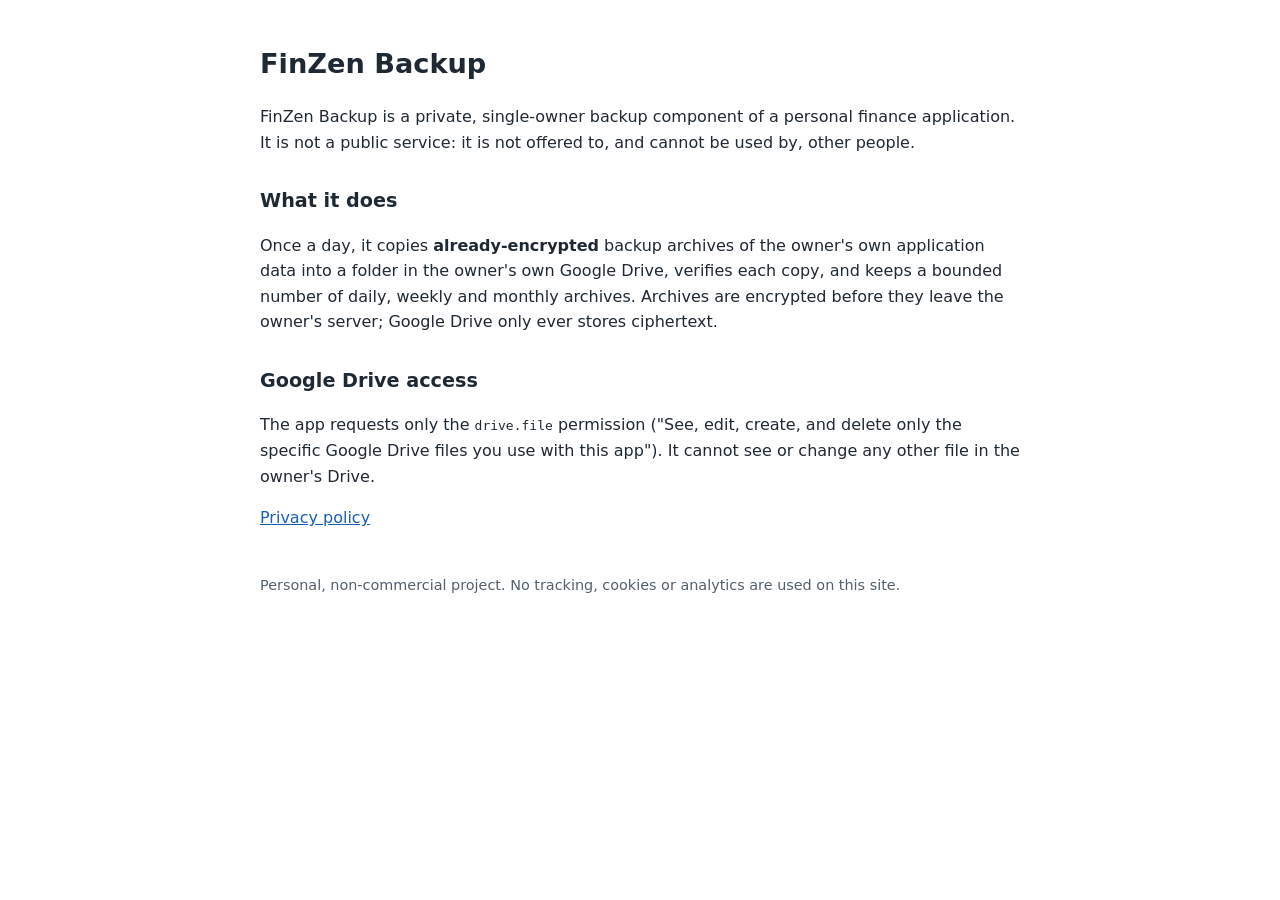
<file: index.html>
<!doctype html>
<html lang="en">
<head><meta charset="utf-8"><meta name="viewport" content="width=device-width, initial-scale=1">
<title>FinZen Backup</title><link rel="stylesheet" href="style.css"></head>
<body>
<h1>FinZen Backup</h1>
<p>FinZen Backup is a private, single-owner backup component of a personal finance application. It is not a public
service: it is not offered to, and cannot be used by, other people.</p>
<h2>What it does</h2>
<p>Once a day, it copies <strong>already-encrypted</strong> backup archives of the owner's own application data into a
folder in the owner's own Google Drive, verifies each copy, and keeps a bounded number of daily, weekly and monthly
archives. Archives are encrypted before they leave the owner's server; Google Drive only ever stores ciphertext.</p>
<h2>Google Drive access</h2>
<p>The app requests only the <code>drive.file</code> permission ("See, edit, create, and delete only the specific Google
Drive files you use with this app"). It cannot see or change any other file in the owner's Drive.</p>
<p><a href="privacy.html">Privacy policy</a></p>
<footer>Personal, non-commercial project. No tracking, cookies or analytics are used on this site.</footer>
</body></html>
</file>
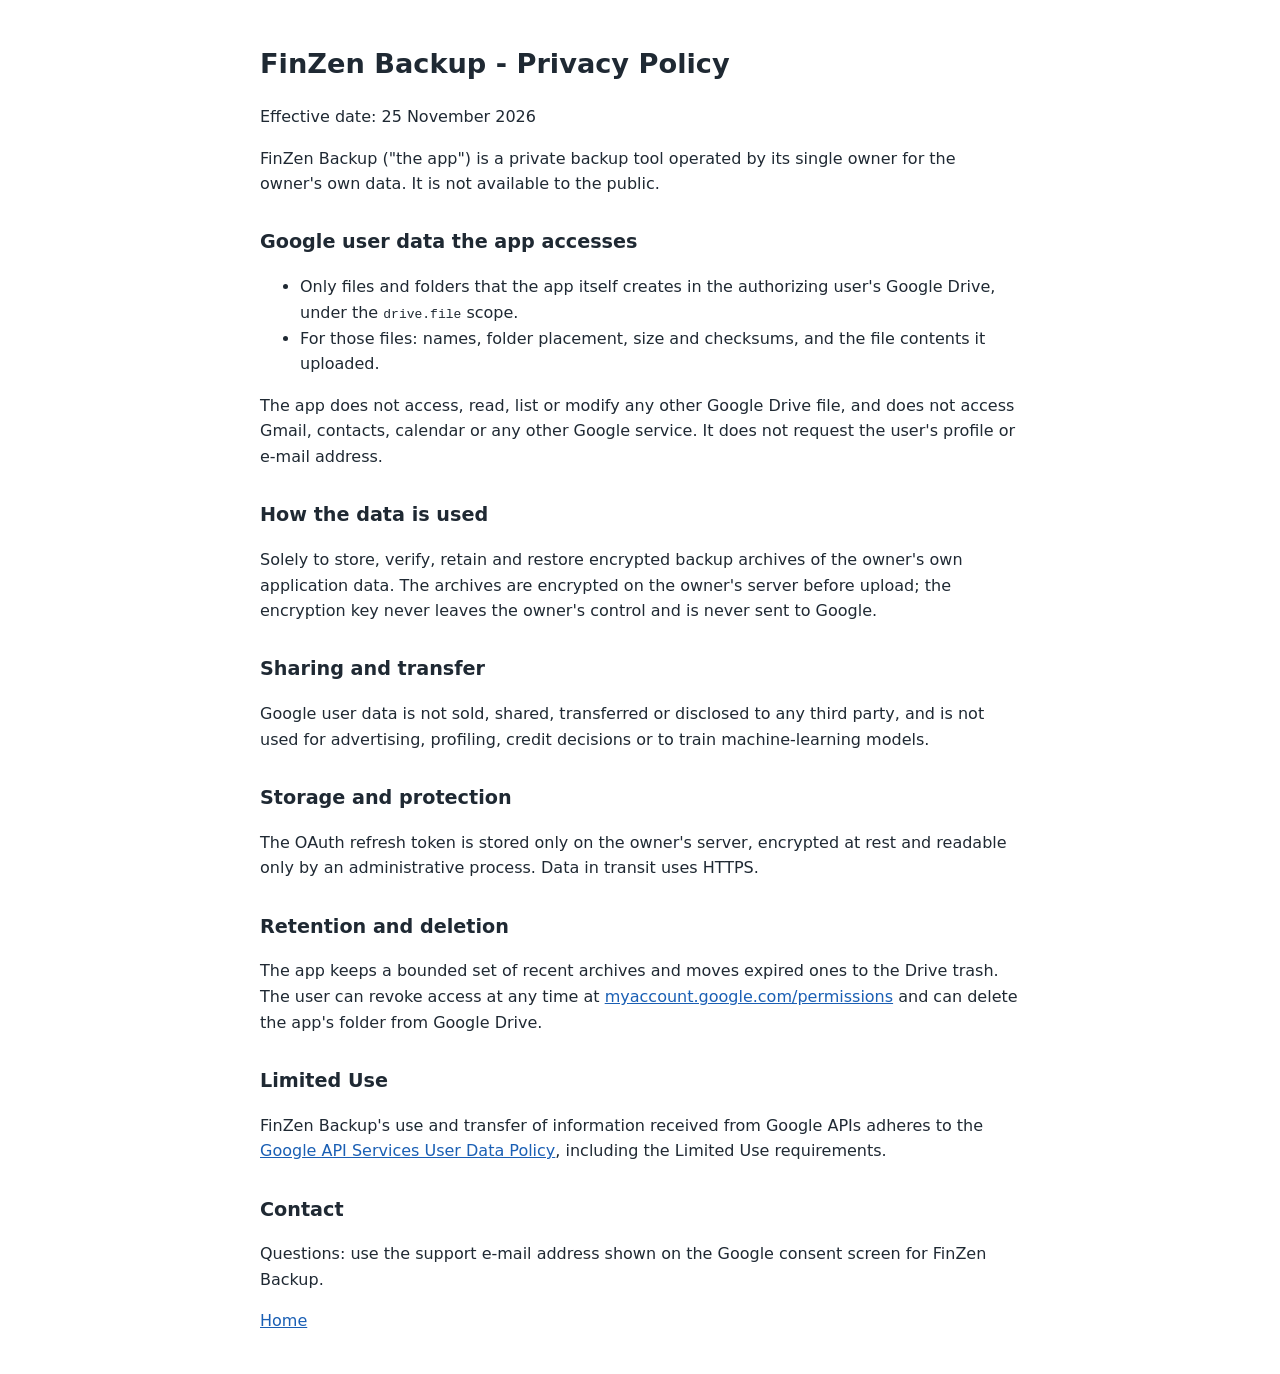
<file: privacy.html>
<!doctype html>
<html lang="en">
<head><meta charset="utf-8"><meta name="viewport" content="width=device-width, initial-scale=1">
<title>FinZen Backup - Privacy Policy</title><link rel="stylesheet" href="style.css"></head>
<body>
<h1>FinZen Backup - Privacy Policy</h1>
<p>Effective date: 25 November 2026</p>
<p>FinZen Backup ("the app") is a private backup tool operated by its single owner for the owner's own data. It is not
available to the public.</p>
<h2>Google user data the app accesses</h2>
<ul>
<li>Only files and folders that the app itself creates in the authorizing user's Google Drive, under the
<code>drive.file</code> scope.</li>
<li>For those files: names, folder placement, size and checksums, and the file contents it uploaded.</li>
</ul>
<p>The app does not access, read, list or modify any other Google Drive file, and does not access Gmail, contacts,
calendar or any other Google service. It does not request the user's profile or e-mail address.</p>
<h2>How the data is used</h2>
<p>Solely to store, verify, retain and restore encrypted backup archives of the owner's own application data. The
archives are encrypted on the owner's server before upload; the encryption key never leaves the owner's control and is
never sent to Google.</p>
<h2>Sharing and transfer</h2>
<p>Google user data is not sold, shared, transferred or disclosed to any third party, and is not used for advertising,
profiling, credit decisions or to train machine-learning models.</p>
<h2>Storage and protection</h2>
<p>The OAuth refresh token is stored only on the owner's server, encrypted at rest and readable only by an
administrative process. Data in transit uses HTTPS.</p>
<h2>Retention and deletion</h2>
<p>The app keeps a bounded set of recent archives and moves expired ones to the Drive trash. The user can revoke access
at any time at <a href="https://myaccount.google.com/permissions">myaccount.google.com/permissions</a> and can delete
the app's folder from Google Drive.</p>
<h2>Limited Use</h2>
<p>FinZen Backup's use and transfer of information received from Google APIs adheres to the
<a href="https://developers.google.com/terms/api-services-user-data-policy">Google API Services User Data Policy</a>,
including the Limited Use requirements.</p>
<h2>Contact</h2>
<p>Questions: use the support e-mail address shown on the Google consent screen for FinZen Backup.</p>
<p><a href="index.html">Home</a></p>
</body></html>
</file>
<file: style.css>
body{font-family:system-ui,-apple-system,"Segoe UI",Roboto,sans-serif;max-width:760px;margin:0 auto;padding:24px 16px;line-height:1.6;color:#1f2933;background:#fff}
h1{font-size:1.7rem}h2{font-size:1.2rem;margin-top:1.6em}a{color:#1a5fb4}footer{margin-top:3em;font-size:.9rem;color:#52606d}
@media (prefers-color-scheme:dark){body{background:#111827;color:#e5e7eb}a{color:#93c5fd}footer{color:#9ca3af}}
</file>
